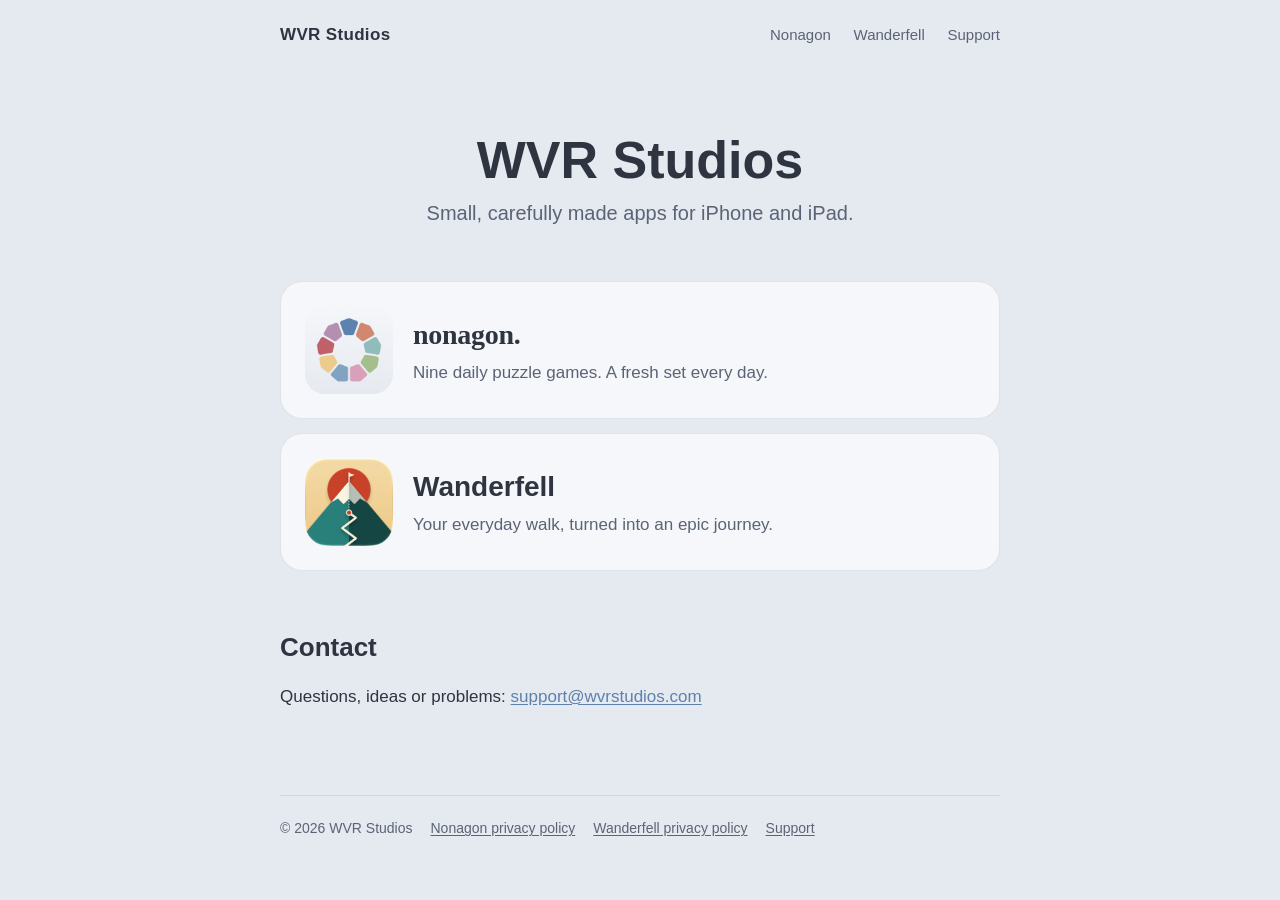
<file: index.html>
<!doctype html>
<html lang="en-GB">
<head>
  <meta charset="utf-8">
  <meta name="viewport" content="width=device-width, initial-scale=1">
  <title>WVR Studios</title>
  <meta name="description" content="WVR Studios makes small, carefully made apps for iPhone and iPad.">
  <link rel="icon" href="/assets/favicon.png">
  <link rel="apple-touch-icon" href="/assets/apple-touch-icon.png">
  <link rel="stylesheet" href="/assets/style.css">
</head>
<body>
  <div class="wrap">
    <header class="site">
      <a class="brand" href="/">WVR Studios</a>
      <nav>
        <a href="/nonagon/">Nonagon</a>
        <a href="/wanderfell/">Wanderfell</a>
        <a href="/support/">Support</a>
      </nav>
    </header>

    <div class="hero">
      <h1>WVR Studios</h1>
      <p class="lede">Small, carefully made apps for iPhone and iPad.</p>
    </div>

    <section class="app-list">
      <a class="card app-card" href="/nonagon/">
        <img src="/assets/nonagon-icon.png" alt="">
        <div>
          <h3 class="wordmark">nonagon.</h3>
          <p>Nine daily puzzle games. A fresh set every day.</p>
        </div>
      </a>
      <a class="card app-card" href="/wanderfell/">
        <img src="/assets/wanderfell-icon.png" alt="">
        <div>
          <h3>Wanderfell</h3>
          <p>Your everyday walk, turned into an epic journey.</p>
        </div>
      </a>
    </section>

    <section>
      <h2>Contact</h2>
      <p>Questions, ideas or problems: <a href="mailto:support@wvrstudios.com">support@wvrstudios.com</a></p>
    </section>

    <footer class="site">
      <span>© 2026 WVR Studios</span>
      <a href="/nonagon/privacy/">Nonagon privacy policy</a>
      <a href="/wanderfell/privacy/">Wanderfell privacy policy</a>
      <a href="/support/">Support</a>
    </footer>
  </div>
</body>
</html>
</file>
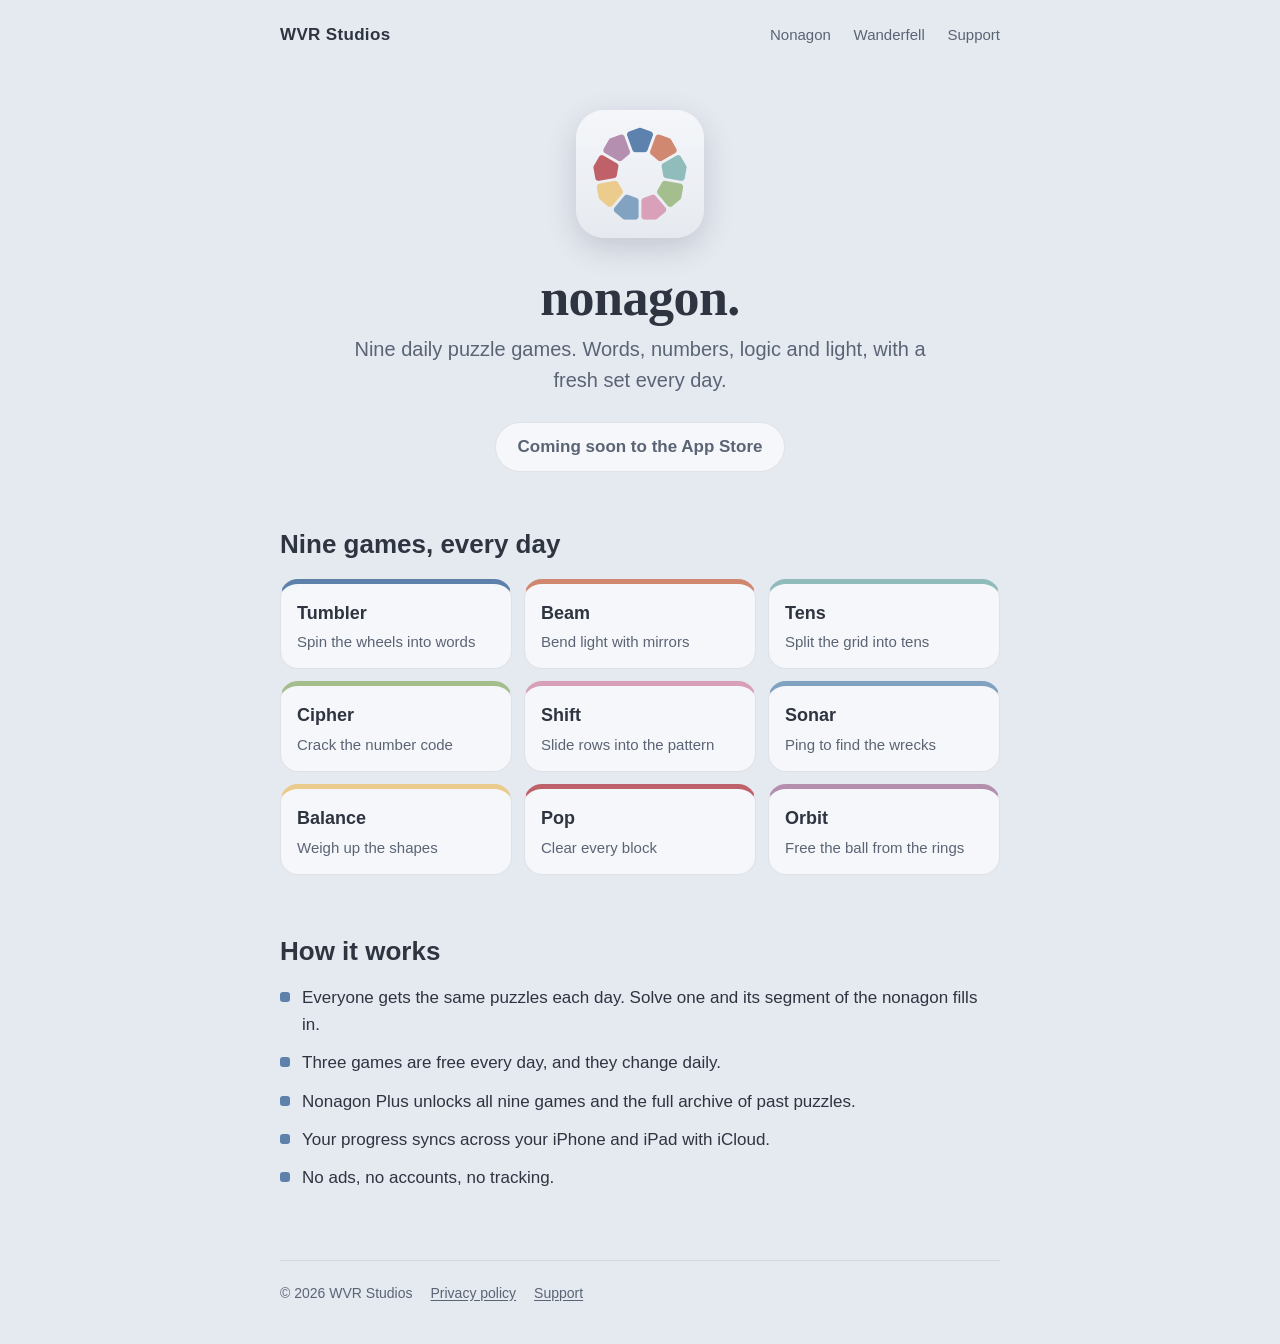
<file: nonagon/index.html>
<!doctype html>
<html lang="en-GB">
<head>
  <meta charset="utf-8">
  <meta name="viewport" content="width=device-width, initial-scale=1">
  <title>Nonagon · Nine daily puzzle games</title>
  <meta name="description" content="Nine daily puzzle games for iPhone and iPad. Words, numbers, logic and light, with a fresh set every day.">
  <meta property="og:title" content="Nonagon">
  <meta property="og:description" content="Nine daily puzzle games for iPhone and iPad.">
  <meta property="og:image" content="https://wvrstudios.com/assets/nonagon-icon.png">
  <link rel="icon" href="/assets/favicon.png">
  <link rel="apple-touch-icon" href="/assets/apple-touch-icon.png">
  <link rel="stylesheet" href="/assets/style.css">
</head>
<body>
  <div class="wrap">
    <header class="site">
      <a class="brand" href="/">WVR Studios</a>
      <nav>
        <a href="/nonagon/">Nonagon</a>
        <a href="/wanderfell/">Wanderfell</a>
        <a href="/support/">Support</a>
      </nav>
    </header>

    <div class="hero">
      <img class="icon" src="/assets/nonagon-icon.png" alt="The Nonagon app icon">
      <h1 class="wordmark">nonagon.</h1>
      <p class="lede">Nine daily puzzle games. Words, numbers, logic and light, with a fresh set every day.</p>
      <span class="badge soon">Coming soon to the App Store</span>
    </div>

    <section>
      <h2>Nine games, every day</h2>
      <div class="games">
        <div class="game" style="--c: var(--tumbler)"><h3>Tumbler</h3><p>Spin the wheels into words</p></div>
        <div class="game" style="--c: var(--beam)"><h3>Beam</h3><p>Bend light with mirrors</p></div>
        <div class="game" style="--c: var(--tens)"><h3>Tens</h3><p>Split the grid into tens</p></div>
        <div class="game" style="--c: var(--cipher)"><h3>Cipher</h3><p>Crack the number code</p></div>
        <div class="game" style="--c: var(--shift)"><h3>Shift</h3><p>Slide rows into the pattern</p></div>
        <div class="game" style="--c: var(--sonar)"><h3>Sonar</h3><p>Ping to find the wrecks</p></div>
        <div class="game" style="--c: var(--balance)"><h3>Balance</h3><p>Weigh up the shapes</p></div>
        <div class="game" style="--c: var(--pop)"><h3>Pop</h3><p>Clear every block</p></div>
        <div class="game" style="--c: var(--orbit)"><h3>Orbit</h3><p>Free the ball from the rings</p></div>
      </div>
    </section>

    <section>
      <h2>How it works</h2>
      <ul class="features">
        <li>Everyone gets the same puzzles each day. Solve one and its segment of the nonagon fills in.</li>
        <li>Three games are free every day, and they change daily.</li>
        <li>Nonagon Plus unlocks all nine games and the full archive of past puzzles.</li>
        <li>Your progress syncs across your iPhone and iPad with iCloud.</li>
        <li>No ads, no accounts, no tracking.</li>
      </ul>
    </section>

    <footer class="site">
      <span>© 2026 WVR Studios</span>
      <a href="/nonagon/privacy/">Privacy policy</a>
      <a href="/support/">Support</a>
    </footer>
  </div>
</body>
</html>
</file>
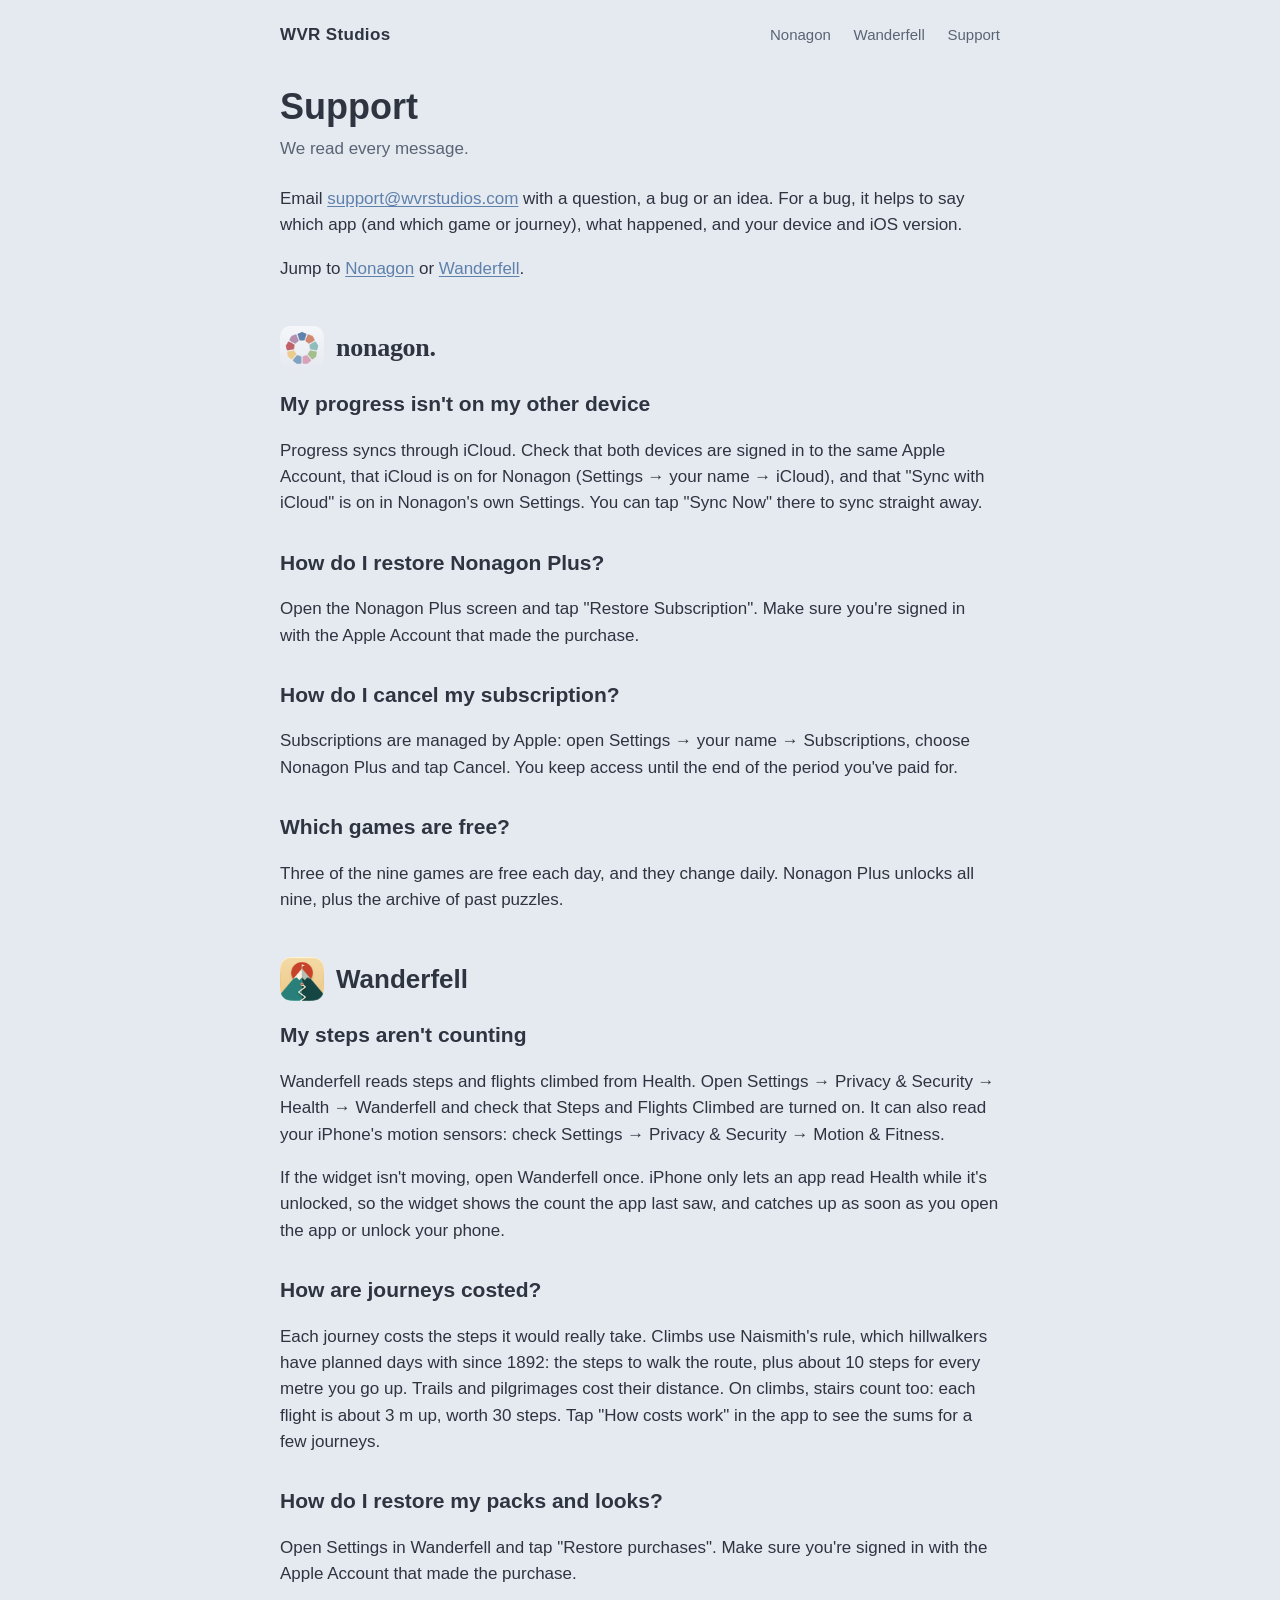
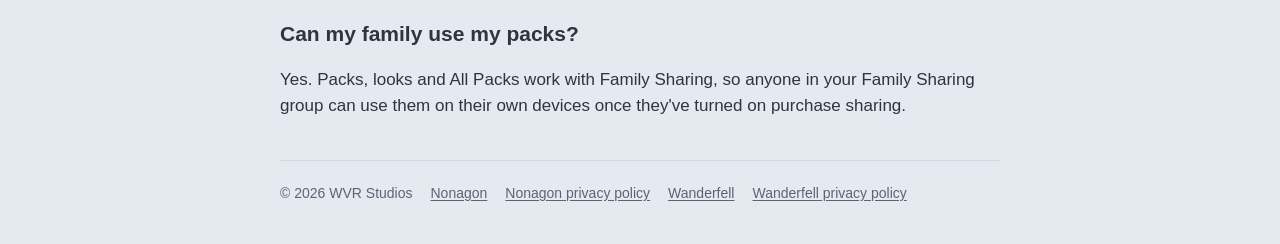
<file: support/index.html>
<!doctype html>
<html lang="en-GB">
<head>
  <meta charset="utf-8">
  <meta name="viewport" content="width=device-width, initial-scale=1">
  <title>Support · WVR Studios</title>
  <meta name="description" content="Help with Nonagon, Wanderfell and other WVR Studios apps.">
  <link rel="icon" href="/assets/favicon.png">
  <link rel="apple-touch-icon" href="/assets/apple-touch-icon.png">
  <link rel="stylesheet" href="/assets/style.css">
</head>
<body>
  <div class="wrap">
    <header class="site">
      <a class="brand" href="/">WVR Studios</a>
      <nav>
        <a href="/nonagon/">Nonagon</a>
        <a href="/wanderfell/">Wanderfell</a>
        <a href="/support/">Support</a>
      </nav>
    </header>

    <article>
      <h1>Support</h1>
      <p class="updated">We read every message.</p>

      <p>Email <a href="mailto:support@wvrstudios.com">support@wvrstudios.com</a> with a question, a bug or an idea. For a bug, it helps to say which app (and which game or journey), what happened, and your device and iOS version.</p>

      <p>Jump to <a href="#nonagon">Nonagon</a> or <a href="#wanderfell">Wanderfell</a>.</p>

      <h2 class="app-heading" id="nonagon"><img src="/assets/nonagon-icon.png" alt=""><span class="wordmark">nonagon.</span></h2>

      <h2>My progress isn't on my other device</h2>
      <p>Progress syncs through iCloud. Check that both devices are signed in to the same Apple Account, that iCloud is on for Nonagon (Settings → your name → iCloud), and that "Sync with iCloud" is on in Nonagon's own Settings. You can tap "Sync Now" there to sync straight away.</p>

      <h2>How do I restore Nonagon Plus?</h2>
      <p>Open the Nonagon Plus screen and tap "Restore Subscription". Make sure you're signed in with the Apple Account that made the purchase.</p>

      <h2>How do I cancel my subscription?</h2>
      <p>Subscriptions are managed by Apple: open Settings → your name → Subscriptions, choose Nonagon Plus and tap Cancel. You keep access until the end of the period you've paid for.</p>

      <h2>Which games are free?</h2>
      <p>Three of the nine games are free each day, and they change daily. Nonagon Plus unlocks all nine, plus the archive of past puzzles.</p>

      <h2 class="app-heading" id="wanderfell"><img src="/assets/wanderfell-icon.png" alt=""><span>Wanderfell</span></h2>

      <h2>My steps aren't counting</h2>
      <p>Wanderfell reads steps and flights climbed from Health. Open Settings → Privacy &amp; Security → Health → Wanderfell and check that Steps and Flights Climbed are turned on. It can also read your iPhone's motion sensors: check Settings → Privacy &amp; Security → Motion &amp; Fitness.</p>
      <p>If the widget isn't moving, open Wanderfell once. iPhone only lets an app read Health while it's unlocked, so the widget shows the count the app last saw, and catches up as soon as you open the app or unlock your phone.</p>

      <h2>How are journeys costed?</h2>
      <p>Each journey costs the steps it would really take. Climbs use Naismith's rule, which hillwalkers have planned days with since 1892: the steps to walk the route, plus about 10 steps for every metre you go up. Trails and pilgrimages cost their distance. On climbs, stairs count too: each flight is about 3 m up, worth 30 steps. Tap "How costs work" in the app to see the sums for a few journeys.</p>

      <h2>How do I restore my packs and looks?</h2>
      <p>Open Settings in Wanderfell and tap "Restore purchases". Make sure you're signed in with the Apple Account that made the purchase.</p>

      <h2>Can my family use my packs?</h2>
      <p>Yes. Packs, looks and All Packs work with Family Sharing, so anyone in your Family Sharing group can use them on their own devices once they've turned on purchase sharing.</p>
    </article>

    <footer class="site">
      <span>© 2026 WVR Studios</span>
      <a href="/nonagon/">Nonagon</a>
      <a href="/nonagon/privacy/">Nonagon privacy policy</a>
      <a href="/wanderfell/">Wanderfell</a>
      <a href="/wanderfell/privacy/">Wanderfell privacy policy</a>
    </footer>
  </div>
</body>
</html>
</file>
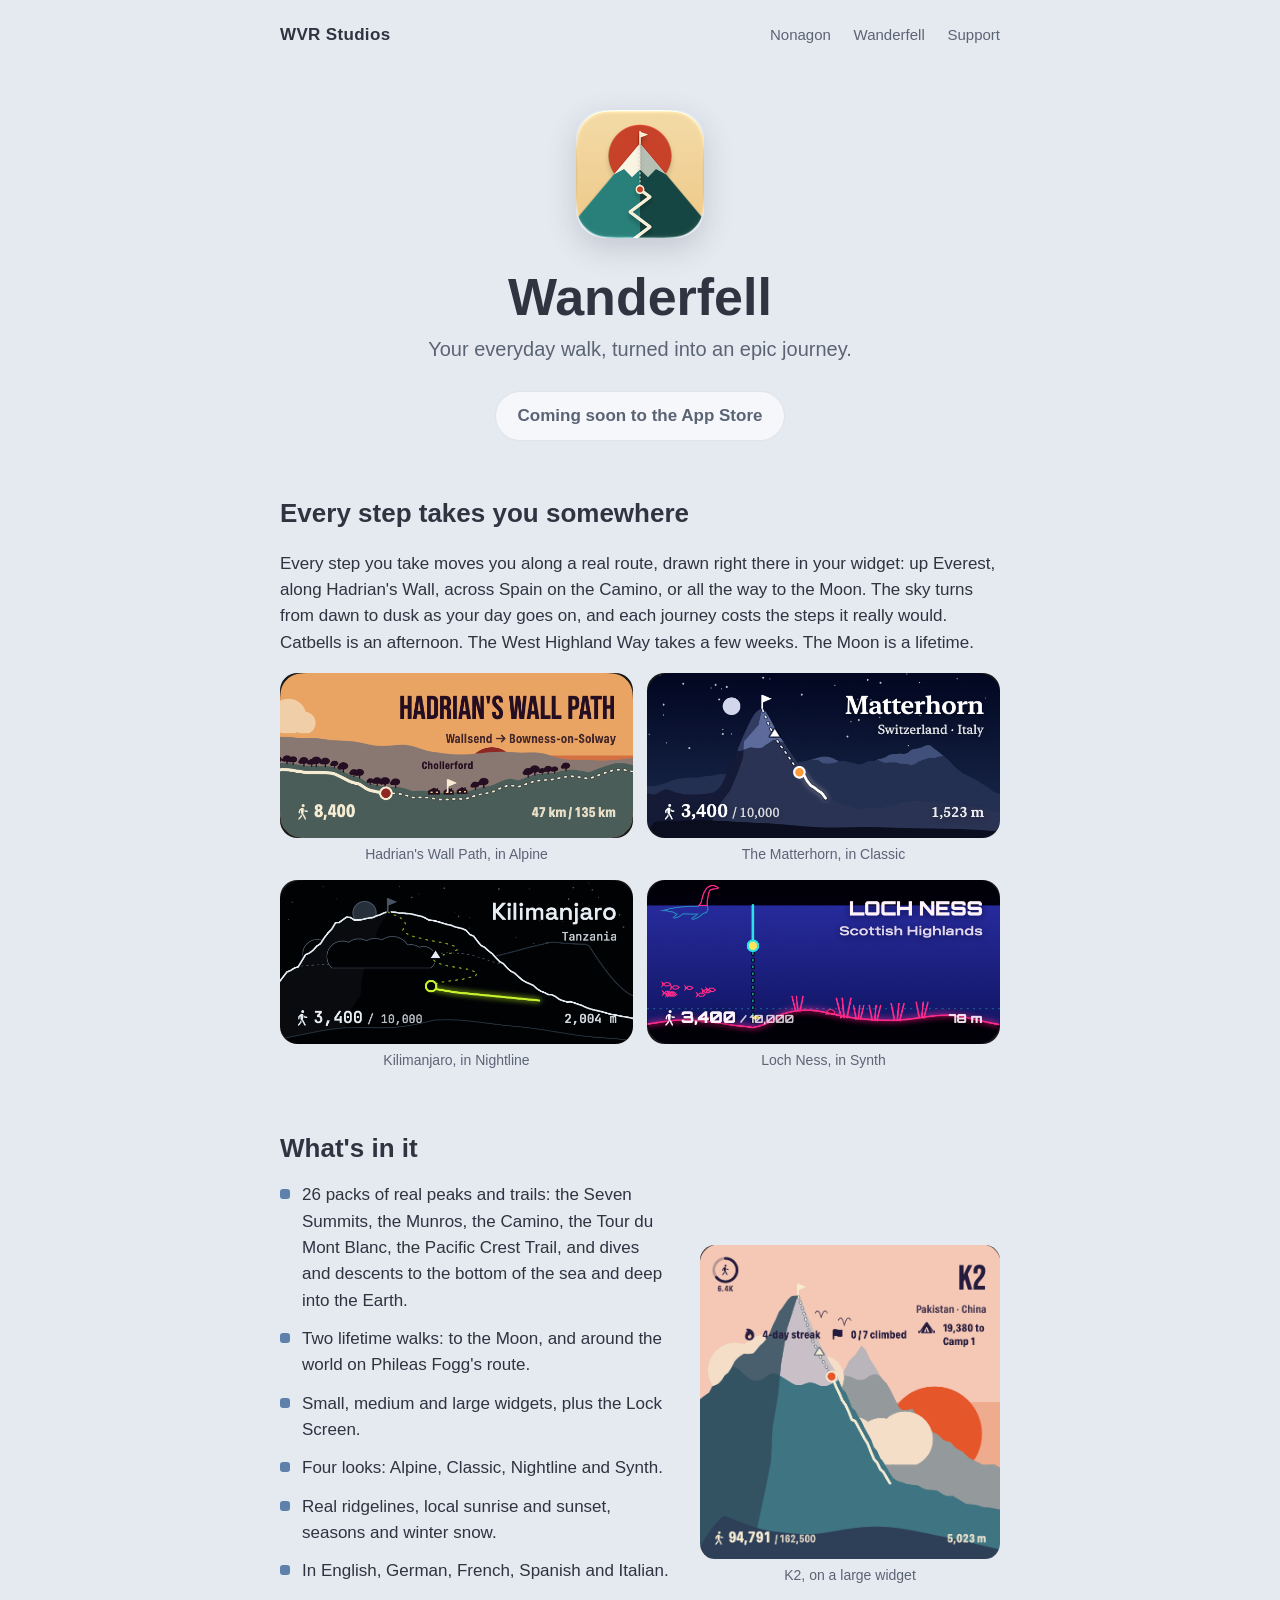
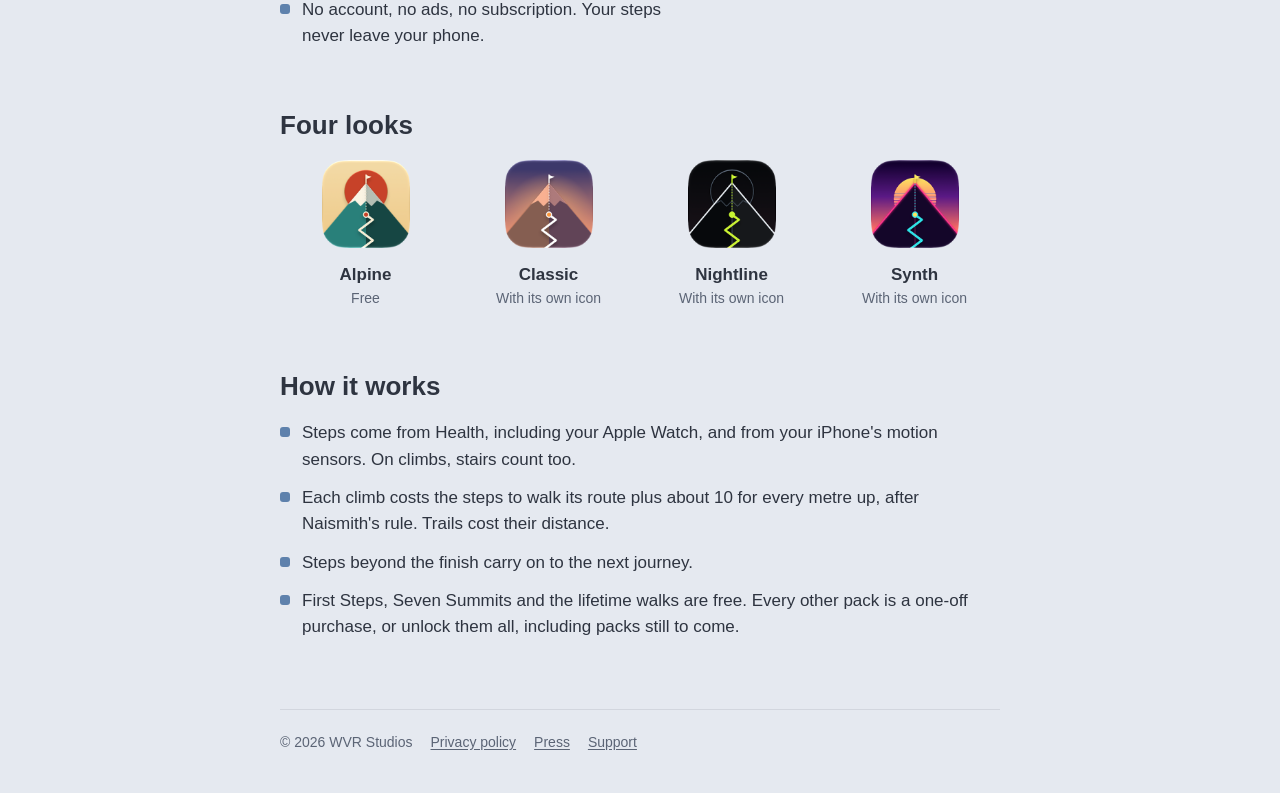
<file: wanderfell/index.html>
<!doctype html>
<html lang="en-GB">
<head>
  <meta charset="utf-8">
  <meta name="viewport" content="width=device-width, initial-scale=1">
  <title>Wanderfell · Your everyday walk, turned into an epic journey</title>
  <meta name="description" content="Wanderfell turns your steps into real journeys on your iPhone's home screen: up Everest, along Hadrian's Wall, across Spain on the Camino, or all the way to the Moon.">
  <meta property="og:title" content="Wanderfell">
  <meta property="og:description" content="Your everyday walk, turned into an epic journey.">
  <meta property="og:image" content="https://wvrstudios.com/assets/wanderfell-icon-512.png">
  <link rel="icon" href="/assets/favicon.png">
  <link rel="apple-touch-icon" href="/assets/apple-touch-icon.png">
  <link rel="stylesheet" href="/assets/style.css">
</head>
<body>
  <div class="wrap">
    <header class="site">
      <a class="brand" href="/">WVR Studios</a>
      <nav>
        <a href="/nonagon/">Nonagon</a>
        <a href="/wanderfell/">Wanderfell</a>
        <a href="/support/">Support</a>
      </nav>
    </header>

    <div class="hero">
      <img class="icon" src="/assets/wanderfell-icon.png" alt="The Wanderfell app icon">
      <h1>Wanderfell</h1>
      <p class="lede">Your everyday walk, turned into an epic journey.</p>
      <span class="badge soon">Coming soon to the App Store</span>
    </div>

    <section>
      <h2>Every step takes you somewhere</h2>
      <p>Every step you take moves you along a real route, drawn right there in your widget: up Everest, along Hadrian's Wall, across Spain on the Camino, or all the way to the Moon. The sky turns from dawn to dusk as your day goes on, and each journey costs the steps it really would. Catbells is an afternoon. The West Highland Way takes a few weeks. The Moon is a lifetime.</p>
      <div class="widgets">
        <figure>
          <img src="/assets/wanderfell-hadrian.png" width="676" height="316" alt="A medium widget: Hadrian's Wall Path at sunset, 47 of 135 km walked, past Chollerford">
          <figcaption>Hadrian's Wall Path, in Alpine</figcaption>
        </figure>
        <figure>
          <img src="/assets/wanderfell-matterhorn.png" width="673" height="314" alt="A medium widget: the Matterhorn under a night sky, 1,523 m up">
          <figcaption>The Matterhorn, in Classic</figcaption>
        </figure>
        <figure>
          <img src="/assets/wanderfell-kilimanjaro.png" width="673" height="314" alt="A medium widget: Kilimanjaro drawn in white line art with a glowing green route">
          <figcaption>Kilimanjaro, in Nightline</figcaption>
        </figure>
        <figure>
          <img src="/assets/wanderfell-lochness.png" width="676" height="314" alt="A medium widget: a neon dive to the bottom of Loch Ness, with Nessie at the surface">
          <figcaption>Loch Ness, in Synth</figcaption>
        </figure>
      </div>
    </section>

    <section>
      <h2>What's in it</h2>
      <div class="split">
        <ul class="features">
          <li>26 packs of real peaks and trails: the Seven Summits, the Munros, the Camino, the Tour du Mont Blanc, the Pacific Crest Trail, and dives and descents to the bottom of the sea and deep into the Earth.</li>
          <li>Two lifetime walks: to the Moon, and around the world on Phileas Fogg's route.</li>
          <li>Small, medium and large widgets, plus the Lock Screen.</li>
          <li>Four looks: Alpine, Classic, Nightline and Synth.</li>
          <li>Real ridgelines, local sunrise and sunset, seasons and winter snow.</li>
          <li>In English, German, French, Spanish and Italian.</li>
          <li>No account, no ads, no subscription. Your steps never leave your phone.</li>
        </ul>
        <figure>
          <img src="/assets/wanderfell-k2-large.png" width="673" height="703" alt="A large widget: K2 at sunset, with the route to Camp 1, a four-day streak and today's steps">
          <figcaption>K2, on a large widget</figcaption>
        </figure>
      </div>
    </section>

    <section>
      <h2>Four looks</h2>
      <div class="looks">
        <div><img src="/assets/wanderfell-icon.png" alt=""><h3>Alpine</h3><p>Free</p></div>
        <div><img src="/assets/wanderfell-icon-classic.png" alt=""><h3>Classic</h3><p>With its own icon</p></div>
        <div><img src="/assets/wanderfell-icon-nightline.png" alt=""><h3>Nightline</h3><p>With its own icon</p></div>
        <div><img src="/assets/wanderfell-icon-synth.png" alt=""><h3>Synth</h3><p>With its own icon</p></div>
      </div>
    </section>

    <section>
      <h2>How it works</h2>
      <ul class="features">
        <li>Steps come from Health, including your Apple Watch, and from your iPhone's motion sensors. On climbs, stairs count too.</li>
        <li>Each climb costs the steps to walk its route plus about 10 for every metre up, after Naismith's rule. Trails cost their distance.</li>
        <li>Steps beyond the finish carry on to the next journey.</li>
        <li>First Steps, Seven Summits and the lifetime walks are free. Every other pack is a one-off purchase, or unlock them all, including packs still to come.</li>
      </ul>
    </section>

    <footer class="site">
      <span>© 2026 WVR Studios</span>
      <a href="/wanderfell/privacy/">Privacy policy</a>
      <a href="/wanderfell/press/">Press</a>
      <a href="/support/#wanderfell">Support</a>
    </footer>
  </div>
</body>
</html>
</file>
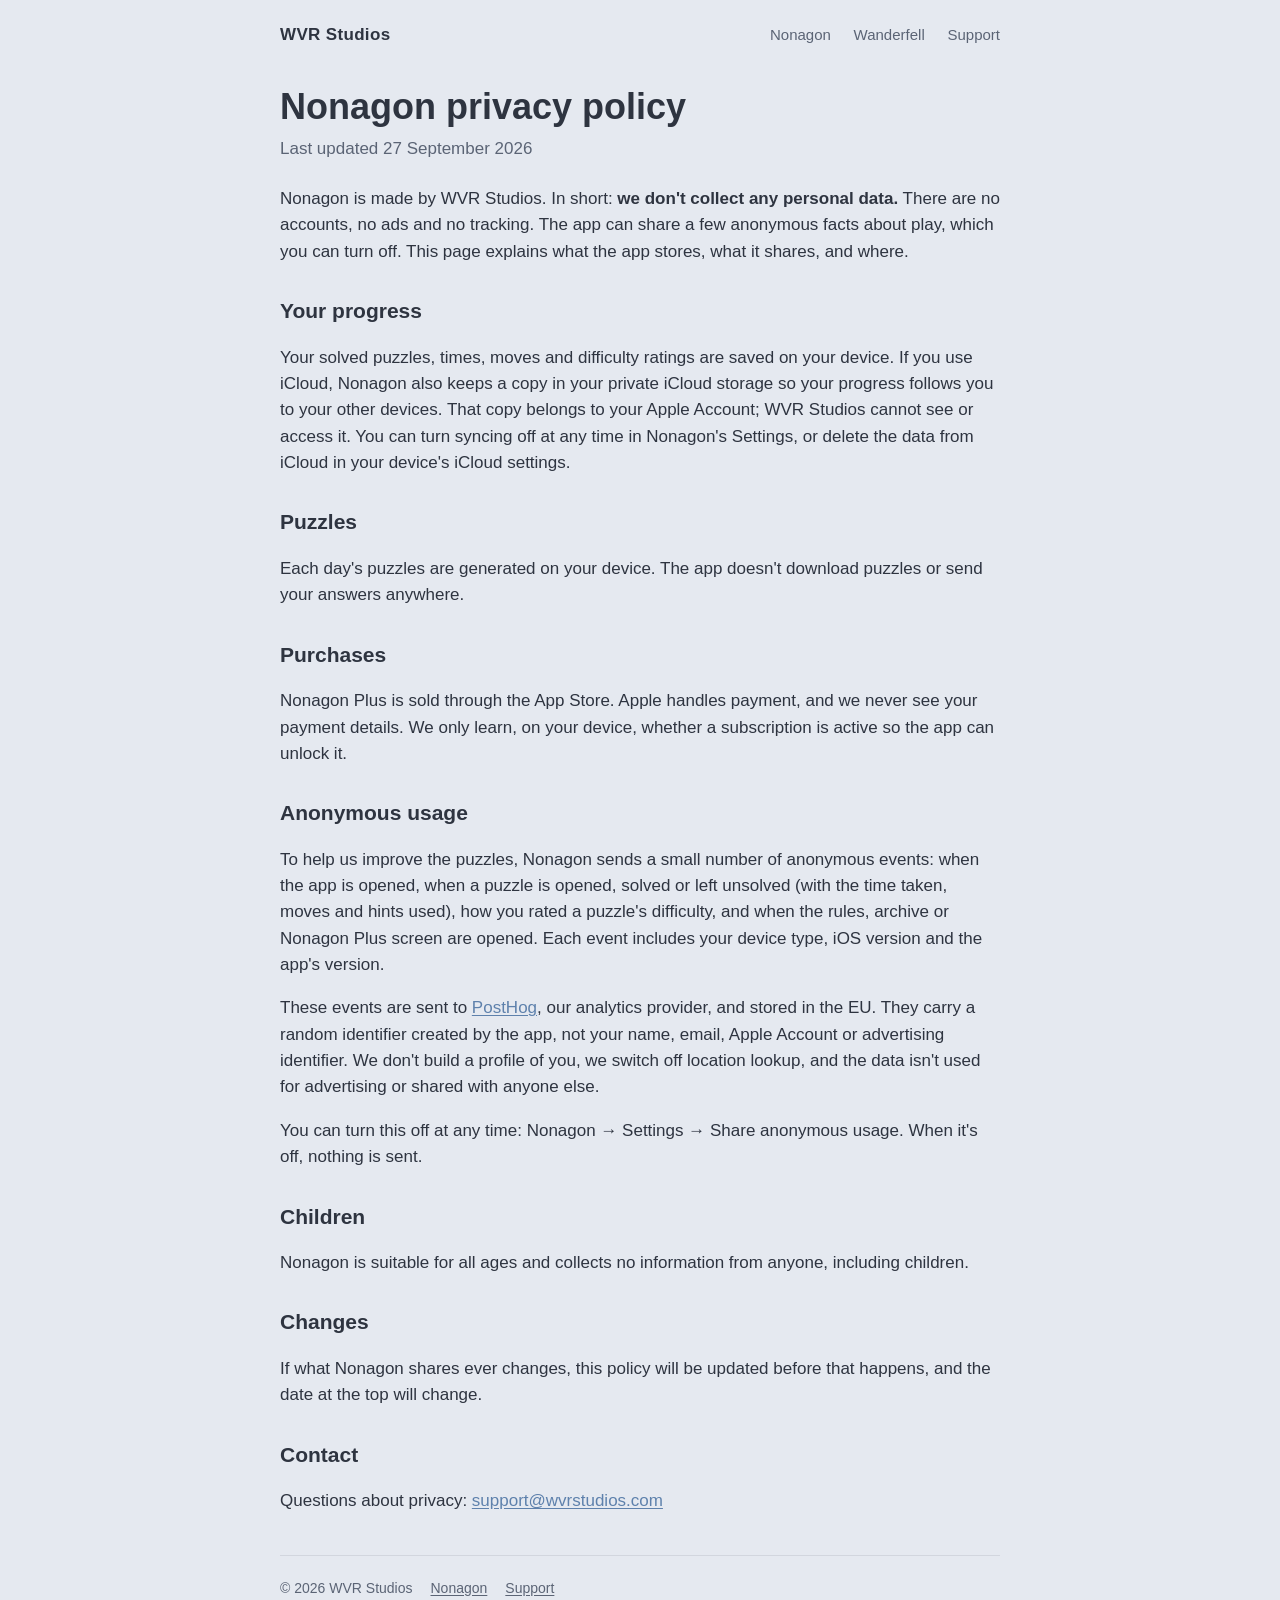
<file: nonagon/privacy/index.html>
<!doctype html>
<html lang="en-GB">
<head>
  <meta charset="utf-8">
  <meta name="viewport" content="width=device-width, initial-scale=1">
  <title>Nonagon privacy policy · WVR Studios</title>
  <meta name="description" content="How Nonagon handles your data: it doesn't collect any.">
  <link rel="icon" href="/assets/favicon.png">
  <link rel="apple-touch-icon" href="/assets/apple-touch-icon.png">
  <link rel="stylesheet" href="/assets/style.css">
</head>
<body>
  <div class="wrap">
    <header class="site">
      <a class="brand" href="/">WVR Studios</a>
      <nav>
        <a href="/nonagon/">Nonagon</a>
        <a href="/wanderfell/">Wanderfell</a>
        <a href="/support/">Support</a>
      </nav>
    </header>

    <article>
      <h1>Nonagon privacy policy</h1>
      <p class="updated">Last updated 27 September 2026</p>

      <p>Nonagon is made by WVR Studios. In short: <strong>we don't collect any personal data.</strong> There are no accounts, no ads and no tracking. The app can share a few anonymous facts about play, which you can turn off. This page explains what the app stores, what it shares, and where.</p>

      <h2>Your progress</h2>
      <p>Your solved puzzles, times, moves and difficulty ratings are saved on your device. If you use iCloud, Nonagon also keeps a copy in your private iCloud storage so your progress follows you to your other devices. That copy belongs to your Apple Account; WVR Studios cannot see or access it. You can turn syncing off at any time in Nonagon's Settings, or delete the data from iCloud in your device's iCloud settings.</p>

      <h2>Puzzles</h2>
      <p>Each day's puzzles are generated on your device. The app doesn't download puzzles or send your answers anywhere.</p>

      <h2>Purchases</h2>
      <p>Nonagon Plus is sold through the App Store. Apple handles payment, and we never see your payment details. We only learn, on your device, whether a subscription is active so the app can unlock it.</p>

      <h2>Anonymous usage</h2>
      <p>To help us improve the puzzles, Nonagon sends a small number of anonymous events: when the app is opened, when a puzzle is opened, solved or left unsolved (with the time taken, moves and hints used), how you rated a puzzle's difficulty, and when the rules, archive or Nonagon Plus screen are opened. Each event includes your device type, iOS version and the app's version.</p>
      <p>These events are sent to <a href="https://posthog.com">PostHog</a>, our analytics provider, and stored in the EU. They carry a random identifier created by the app, not your name, email, Apple Account or advertising identifier. We don't build a profile of you, we switch off location lookup, and the data isn't used for advertising or shared with anyone else.</p>
      <p>You can turn this off at any time: Nonagon → Settings → Share anonymous usage. When it's off, nothing is sent.</p>

      <h2>Children</h2>
      <p>Nonagon is suitable for all ages and collects no information from anyone, including children.</p>

      <h2>Changes</h2>
      <p>If what Nonagon shares ever changes, this policy will be updated before that happens, and the date at the top will change.</p>

      <h2>Contact</h2>
      <p>Questions about privacy: <a href="mailto:support@wvrstudios.com">support@wvrstudios.com</a></p>
    </article>

    <footer class="site">
      <span>© 2026 WVR Studios</span>
      <a href="/nonagon/">Nonagon</a>
      <a href="/support/">Support</a>
    </footer>
  </div>
</body>
</html>
</file>
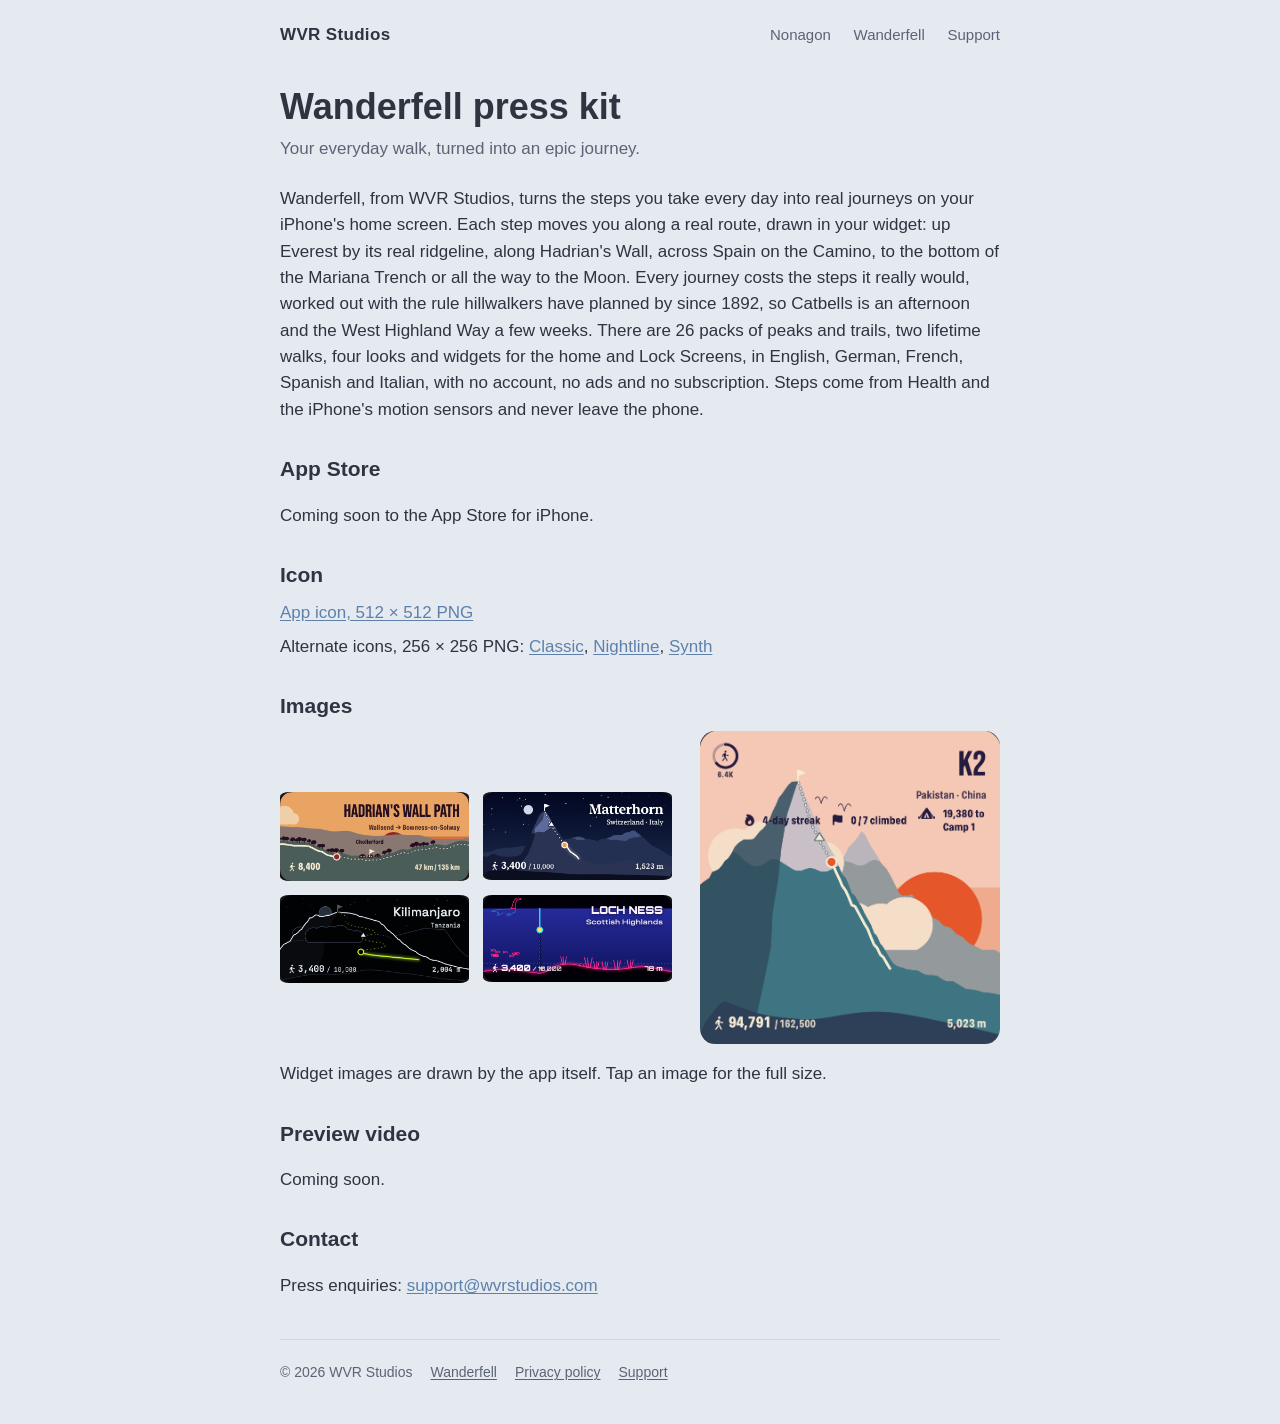
<file: wanderfell/press/index.html>
<!doctype html>
<html lang="en-GB">
<head>
  <meta charset="utf-8">
  <meta name="viewport" content="width=device-width, initial-scale=1">
  <title>Wanderfell press kit · WVR Studios</title>
  <meta name="description" content="Press kit for Wanderfell: the icon, widget images and a short description.">
  <link rel="icon" href="/assets/favicon.png">
  <link rel="apple-touch-icon" href="/assets/apple-touch-icon.png">
  <link rel="stylesheet" href="/assets/style.css">
</head>
<body>
  <div class="wrap">
    <header class="site">
      <a class="brand" href="/">WVR Studios</a>
      <nav>
        <a href="/nonagon/">Nonagon</a>
        <a href="/wanderfell/">Wanderfell</a>
        <a href="/support/">Support</a>
      </nav>
    </header>

    <article>
      <h1>Wanderfell press kit</h1>
      <p class="updated">Your everyday walk, turned into an epic journey.</p>

      <p>Wanderfell, from WVR Studios, turns the steps you take every day into real journeys on your iPhone's home screen. Each step moves you along a real route, drawn in your widget: up Everest by its real ridgeline, along Hadrian's Wall, across Spain on the Camino, to the bottom of the Mariana Trench or all the way to the Moon. Every journey costs the steps it really would, worked out with the rule hillwalkers have planned by since 1892, so Catbells is an afternoon and the West Highland Way a few weeks. There are 26 packs of peaks and trails, two lifetime walks, four looks and widgets for the home and Lock Screens, in English, German, French, Spanish and Italian, with no account, no ads and no subscription. Steps come from Health and the iPhone's motion sensors and never leave the phone.</p>

      <h2>App Store</h2>
      <p>Coming soon to the App Store for iPhone.</p>

      <h2>Icon</h2>
      <ul class="press-downloads">
        <li><a href="/assets/wanderfell-icon-512.png">App icon, 512 × 512 PNG</a></li>
        <li>Alternate icons, 256 × 256 PNG: <a href="/assets/wanderfell-icon-classic.png">Classic</a>, <a href="/assets/wanderfell-icon-nightline.png">Nightline</a>, <a href="/assets/wanderfell-icon-synth.png">Synth</a></li>
      </ul>

      <h2>Images</h2>
      <div class="split">
        <div class="widgets">
          <figure><a href="/assets/wanderfell-hadrian.png"><img src="/assets/wanderfell-hadrian.png" width="676" height="316" alt="Hadrian's Wall Path widget, in Alpine"></a></figure>
          <figure><a href="/assets/wanderfell-matterhorn.png"><img src="/assets/wanderfell-matterhorn.png" width="673" height="314" alt="Matterhorn widget, in Classic"></a></figure>
          <figure><a href="/assets/wanderfell-kilimanjaro.png"><img src="/assets/wanderfell-kilimanjaro.png" width="673" height="314" alt="Kilimanjaro widget, in Nightline"></a></figure>
          <figure><a href="/assets/wanderfell-lochness.png"><img src="/assets/wanderfell-lochness.png" width="676" height="314" alt="Loch Ness widget, in Synth"></a></figure>
        </div>
        <figure><a href="/assets/wanderfell-k2-large.png"><img src="/assets/wanderfell-k2-large.png" width="673" height="703" alt="K2 large widget, in Alpine"></a></figure>
      </div>
      <p>Widget images are drawn by the app itself. Tap an image for the full size.</p>

      <h2>Preview video</h2>
      <p>Coming soon.</p>

      <h2>Contact</h2>
      <p>Press enquiries: <a href="mailto:support@wvrstudios.com">support@wvrstudios.com</a></p>
    </article>

    <footer class="site">
      <span>© 2026 WVR Studios</span>
      <a href="/wanderfell/">Wanderfell</a>
      <a href="/wanderfell/privacy/">Privacy policy</a>
      <a href="/support/#wanderfell">Support</a>
    </footer>
  </div>
</body>
</html>
</file>
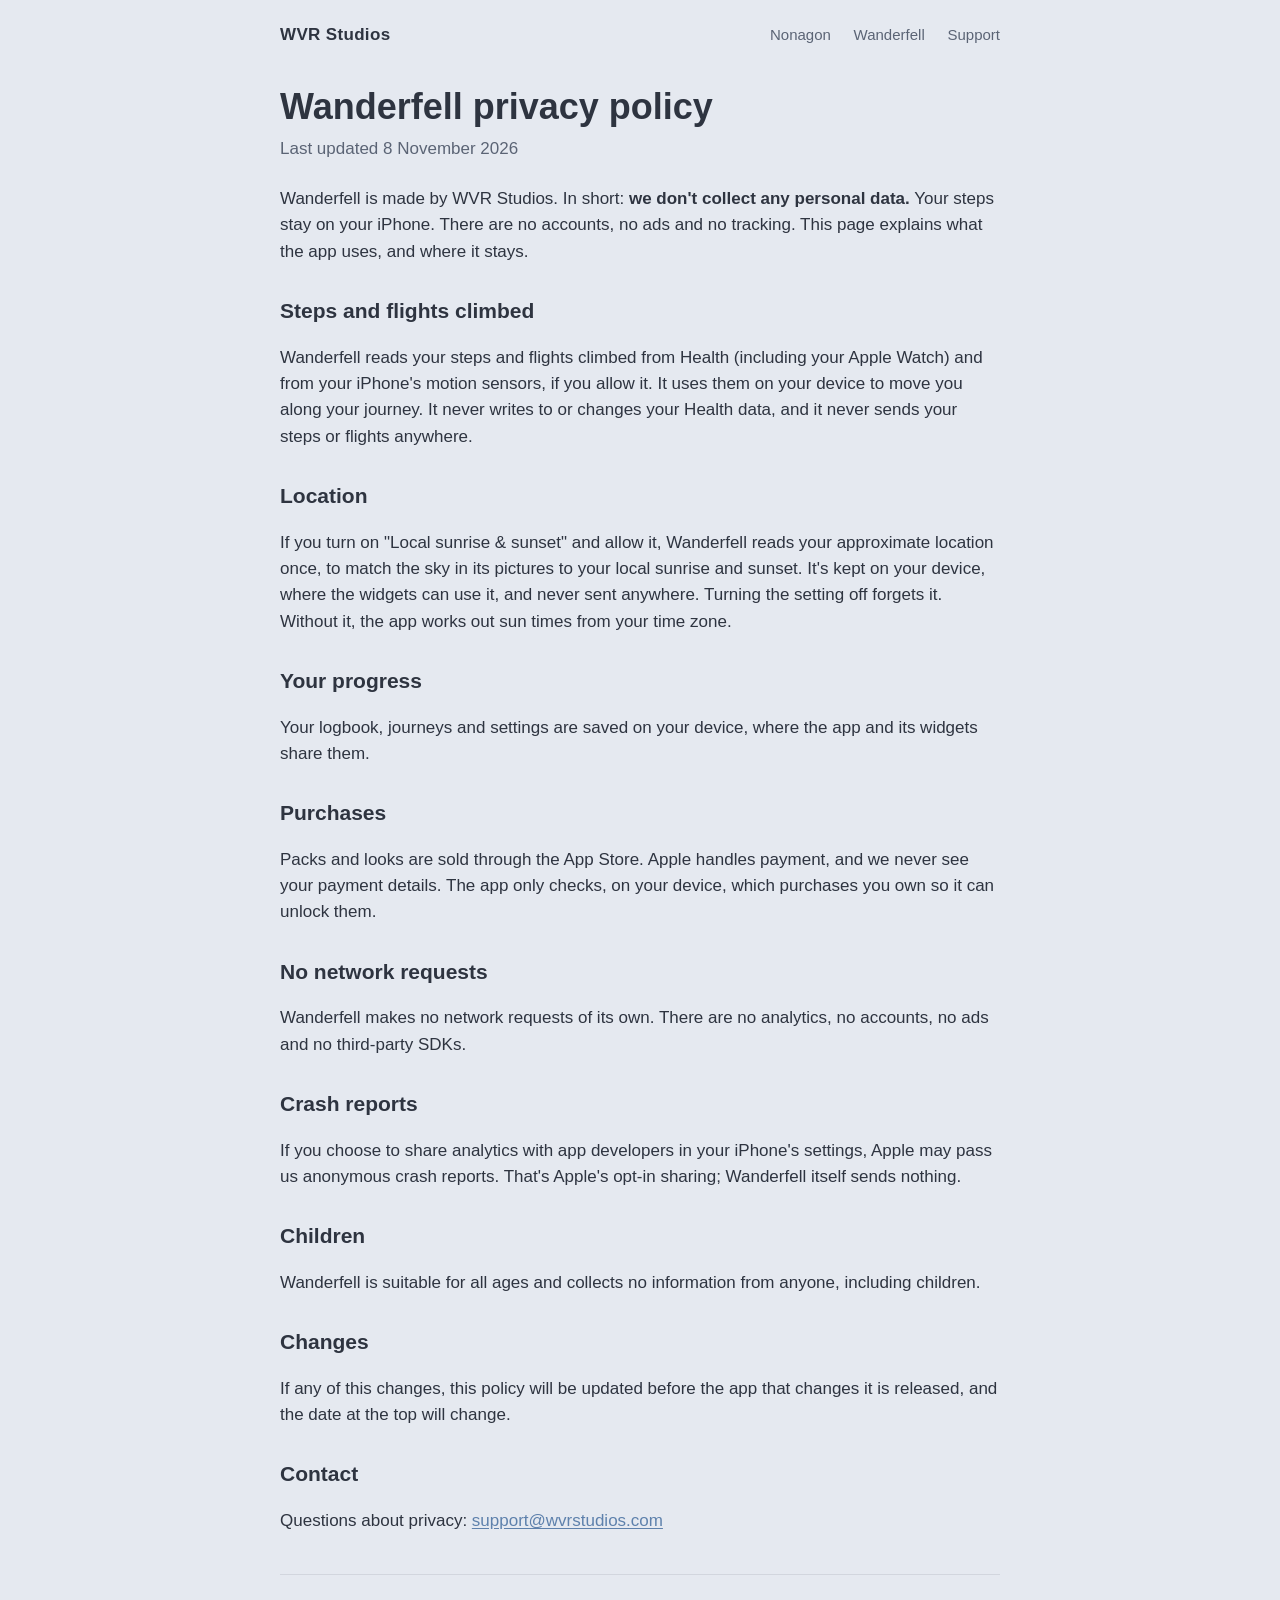
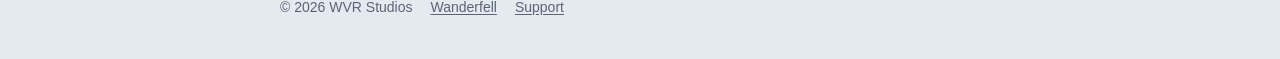
<file: wanderfell/privacy/index.html>
<!doctype html>
<html lang="en-GB">
<head>
  <meta charset="utf-8">
  <meta name="viewport" content="width=device-width, initial-scale=1">
  <title>Wanderfell privacy policy · WVR Studios</title>
  <meta name="description" content="How Wanderfell handles your data: your steps stay on your iPhone, and nothing is collected.">
  <link rel="icon" href="/assets/favicon.png">
  <link rel="apple-touch-icon" href="/assets/apple-touch-icon.png">
  <link rel="stylesheet" href="/assets/style.css">
</head>
<body>
  <div class="wrap">
    <header class="site">
      <a class="brand" href="/">WVR Studios</a>
      <nav>
        <a href="/nonagon/">Nonagon</a>
        <a href="/wanderfell/">Wanderfell</a>
        <a href="/support/">Support</a>
      </nav>
    </header>

    <article>
      <h1>Wanderfell privacy policy</h1>
      <p class="updated">Last updated 8 November 2026</p>

      <p>Wanderfell is made by WVR Studios. In short: <strong>we don't collect any personal data.</strong> Your steps stay on your iPhone. There are no accounts, no ads and no tracking. This page explains what the app uses, and where it stays.</p>

      <h2>Steps and flights climbed</h2>
      <p>Wanderfell reads your steps and flights climbed from Health (including your Apple Watch) and from your iPhone's motion sensors, if you allow it. It uses them on your device to move you along your journey. It never writes to or changes your Health data, and it never sends your steps or flights anywhere.</p>

      <h2>Location</h2>
      <p>If you turn on "Local sunrise &amp; sunset" and allow it, Wanderfell reads your approximate location once, to match the sky in its pictures to your local sunrise and sunset. It's kept on your device, where the widgets can use it, and never sent anywhere. Turning the setting off forgets it. Without it, the app works out sun times from your time zone.</p>

      <h2>Your progress</h2>
      <p>Your logbook, journeys and settings are saved on your device, where the app and its widgets share them.</p>

      <h2>Purchases</h2>
      <p>Packs and looks are sold through the App Store. Apple handles payment, and we never see your payment details. The app only checks, on your device, which purchases you own so it can unlock them.</p>

      <h2>No network requests</h2>
      <p>Wanderfell makes no network requests of its own. There are no analytics, no accounts, no ads and no third-party SDKs.</p>

      <h2>Crash reports</h2>
      <p>If you choose to share analytics with app developers in your iPhone's settings, Apple may pass us anonymous crash reports. That's Apple's opt-in sharing; Wanderfell itself sends nothing.</p>

      <h2>Children</h2>
      <p>Wanderfell is suitable for all ages and collects no information from anyone, including children.</p>

      <h2>Changes</h2>
      <p>If any of this changes, this policy will be updated before the app that changes it is released, and the date at the top will change.</p>

      <h2>Contact</h2>
      <p>Questions about privacy: <a href="mailto:support@wvrstudios.com">support@wvrstudios.com</a></p>
    </article>

    <footer class="site">
      <span>© 2026 WVR Studios</span>
      <a href="/wanderfell/">Wanderfell</a>
      <a href="/support/">Support</a>
    </footer>
  </div>
</body>
</html>
</file>
<file: assets/style.css>
/* colours from Nonagon's Frost theme, after Nord */
:root {
  --bg: #E5E9F0;
  --surface: #F5F7FA;
  --text: #2E3440;
  --muted: #5B6475;
  --accent: #5E81AC;
  --line: rgba(46, 52, 64, 0.1);

  --tumbler: #5E81AC;
  --beam: #D08770;
  --tens: #8FBCBB;
  --cipher: #A3BE8C;
  --shift: #D8A0B8;
  --sonar: #81A1C1;
  --balance: #EBCB8B;
  --pop: #BF616A;
  --orbit: #B48EAD;

  color-scheme: light dark;
}

@media (prefers-color-scheme: dark) {
  :root {
    --bg: #2E3440;
    --surface: #3B4252;
    --text: #ECEFF4;
    --muted: #AEB6C4;
    --accent: #88A4C8;
    --line: rgba(236, 239, 244, 0.1);
  }
}

* { box-sizing: border-box; }

html { -webkit-text-size-adjust: 100%; }

body {
  margin: 0;
  background: var(--bg);
  color: var(--text);
  font: 17px/1.55 -apple-system, BlinkMacSystemFont, "SF Pro Text", "Segoe UI", Roboto, Helvetica, Arial, sans-serif;
}

a { color: var(--accent); text-underline-offset: 2px; }

.wrap { max-width: 760px; margin: 0 auto; padding: 0 20px; }

header.site {
  display: flex;
  align-items: center;
  justify-content: space-between;
  padding: 22px 0;
}

header.site .brand {
  font-weight: 600;
  letter-spacing: 0.02em;
  color: var(--text);
  text-decoration: none;
}

header.site nav a {
  margin-left: 18px;
  color: var(--muted);
  text-decoration: none;
  font-size: 15px;
}

header.site nav a:hover { color: var(--text); }

/* the app's word mark: lowercase New York semibold */
.wordmark {
  font-family: ui-serif, "New York", Georgia, serif;
  font-weight: 600;
  letter-spacing: -0.01em;
}

.hero { text-align: center; padding: 40px 0 24px; }
.hero img.icon { width: 128px; height: 128px; border-radius: 28px; box-shadow: 0 10px 30px rgba(46, 52, 64, 0.18); }
.hero h1 { font-size: 52px; line-height: 1.1; margin: 22px 0 8px; }
.hero p.lede { font-size: 20px; color: var(--muted); margin: 0 auto; max-width: 30em; }

.badge {
  display: inline-block;
  margin-top: 26px;
  padding: 11px 22px;
  border-radius: 999px;
  background: var(--accent);
  color: #fff;
  font-weight: 600;
  text-decoration: none;
}

.badge.soon { background: var(--surface); color: var(--muted); border: 1px solid var(--line); }

section { padding: 28px 0; }
section h2 { font-size: 26px; margin: 0 0 14px; }

.card {
  background: var(--surface);
  border: 1px solid var(--line);
  border-radius: 22px;
  padding: 24px;
}

.games {
  display: grid;
  grid-template-columns: repeat(3, 1fr);
  gap: 12px;
}

.game {
  background: var(--surface);
  border: 1px solid var(--line);
  border-radius: 18px;
  padding: 16px;
  border-top: 5px solid var(--c);
}

.game h3 { margin: 0 0 4px; font-size: 18px; }
.game p { margin: 0; color: var(--muted); font-size: 15px; line-height: 1.4; }

.features { list-style: none; padding: 0; margin: 0; display: grid; gap: 12px; }
.features li { display: flex; gap: 12px; align-items: baseline; }
.features li::before { content: ""; flex: none; width: 10px; height: 10px; border-radius: 3px; background: var(--accent); transform: translateY(-1px); }

.app-list { display: grid; gap: 14px; }
.app-card { display: flex; gap: 20px; align-items: center; text-decoration: none; color: inherit; }
.app-card img { width: 88px; height: 88px; border-radius: 20px; flex: none; }
.app-card h3 { margin: 0; font-size: 28px; }
.app-card p { margin: 4px 0 0; color: var(--muted); }

article h1 { font-size: 36px; line-height: 1.15; margin: 16px 0 8px; }
article .updated { color: var(--muted); margin: 0 0 24px; }
article h2 { font-size: 21px; margin: 30px 0 8px; }
article p, article li { color: var(--text); }

footer.site {
  border-top: 1px solid var(--line);
  margin-top: 40px;
  padding: 22px 0 40px;
  color: var(--muted);
  font-size: 14px;
  display: flex;
  flex-wrap: wrap;
  gap: 8px 18px;
}

footer.site a { color: var(--muted); }

@media (max-width: 620px) {
  .games { grid-template-columns: repeat(2, 1fr); }
  .hero h1 { font-size: 42px; }
  header.site nav a { margin-left: 12px; }
}

/* wanderfell: widget renders, cropped to the card with its corners cut by css */
.widgets {
  display: grid;
  grid-template-columns: repeat(2, 1fr);
  gap: 14px;
}

.widgets figure, .split figure { margin: 0; }
.widgets img, .split img { display: block; width: 100%; height: auto; }
.widgets img { border-radius: 5% / 10.5%; }
.widgets figcaption, .split figcaption { margin-top: 6px; color: var(--muted); font-size: 14px; text-align: center; }

.split {
  display: grid;
  grid-template-columns: 1fr 300px;
  gap: 28px;
  align-items: center;
}

.split img { border-radius: 5%; }

.looks {
  display: grid;
  grid-template-columns: repeat(4, 1fr);
  gap: 12px;
  text-align: center;
}

.looks img { width: 88px; height: 88px; border-radius: 20px; }
.looks h3 { margin: 6px 0 0; font-size: 17px; }
.looks p { margin: 0; color: var(--muted); font-size: 14px; }

.app-heading { display: flex; align-items: center; gap: 12px; margin-top: 44px; font-size: 26px; }
.app-heading img { width: 44px; height: 44px; border-radius: 10px; }
.app-heading + h2 { margin-top: 18px; }

.press-downloads { list-style: none; padding: 0; margin: 0; display: grid; gap: 8px; }

@media (max-width: 620px) {
  .widgets { grid-template-columns: 1fr; }
  .split { grid-template-columns: 1fr; }
  .split figure { max-width: 320px; margin: 0 auto; }
  .looks { grid-template-columns: repeat(2, 1fr); row-gap: 20px; }
}
</file>
